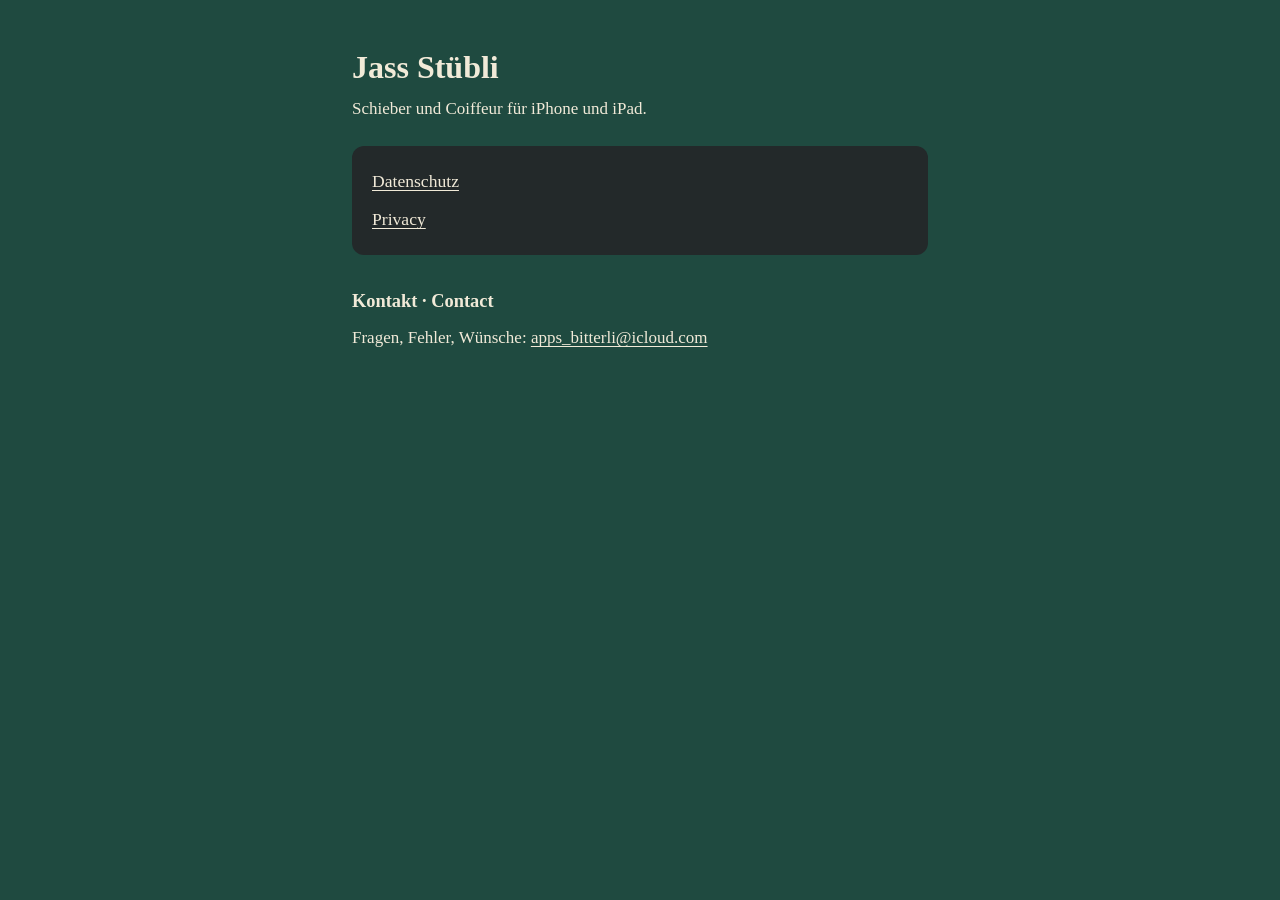
<file: index.html>
<!doctype html>
<html lang="de">
<head>
<meta charset="utf-8">
<meta name="viewport" content="width=device-width, initial-scale=1">
<title>Jass Stübli</title>
<link rel="stylesheet" href="style.css">
</head>
<body>
<main>
  <h1>Jass Stübli</h1>
  <p>Schieber und Coiffeur für iPhone und iPad.</p>
  <div class="card">
    <a href="datenschutz/">Datenschutz</a>
    <a href="privacy/">Privacy</a>
  </div>
  <h2>Kontakt · Contact</h2>
  <p>Fragen, Fehler, Wünsche: <a href="mailto:apps_bitterli@icloud.com">apps_bitterli@icloud.com</a></p>
</main>
</body>
</html>
</file>
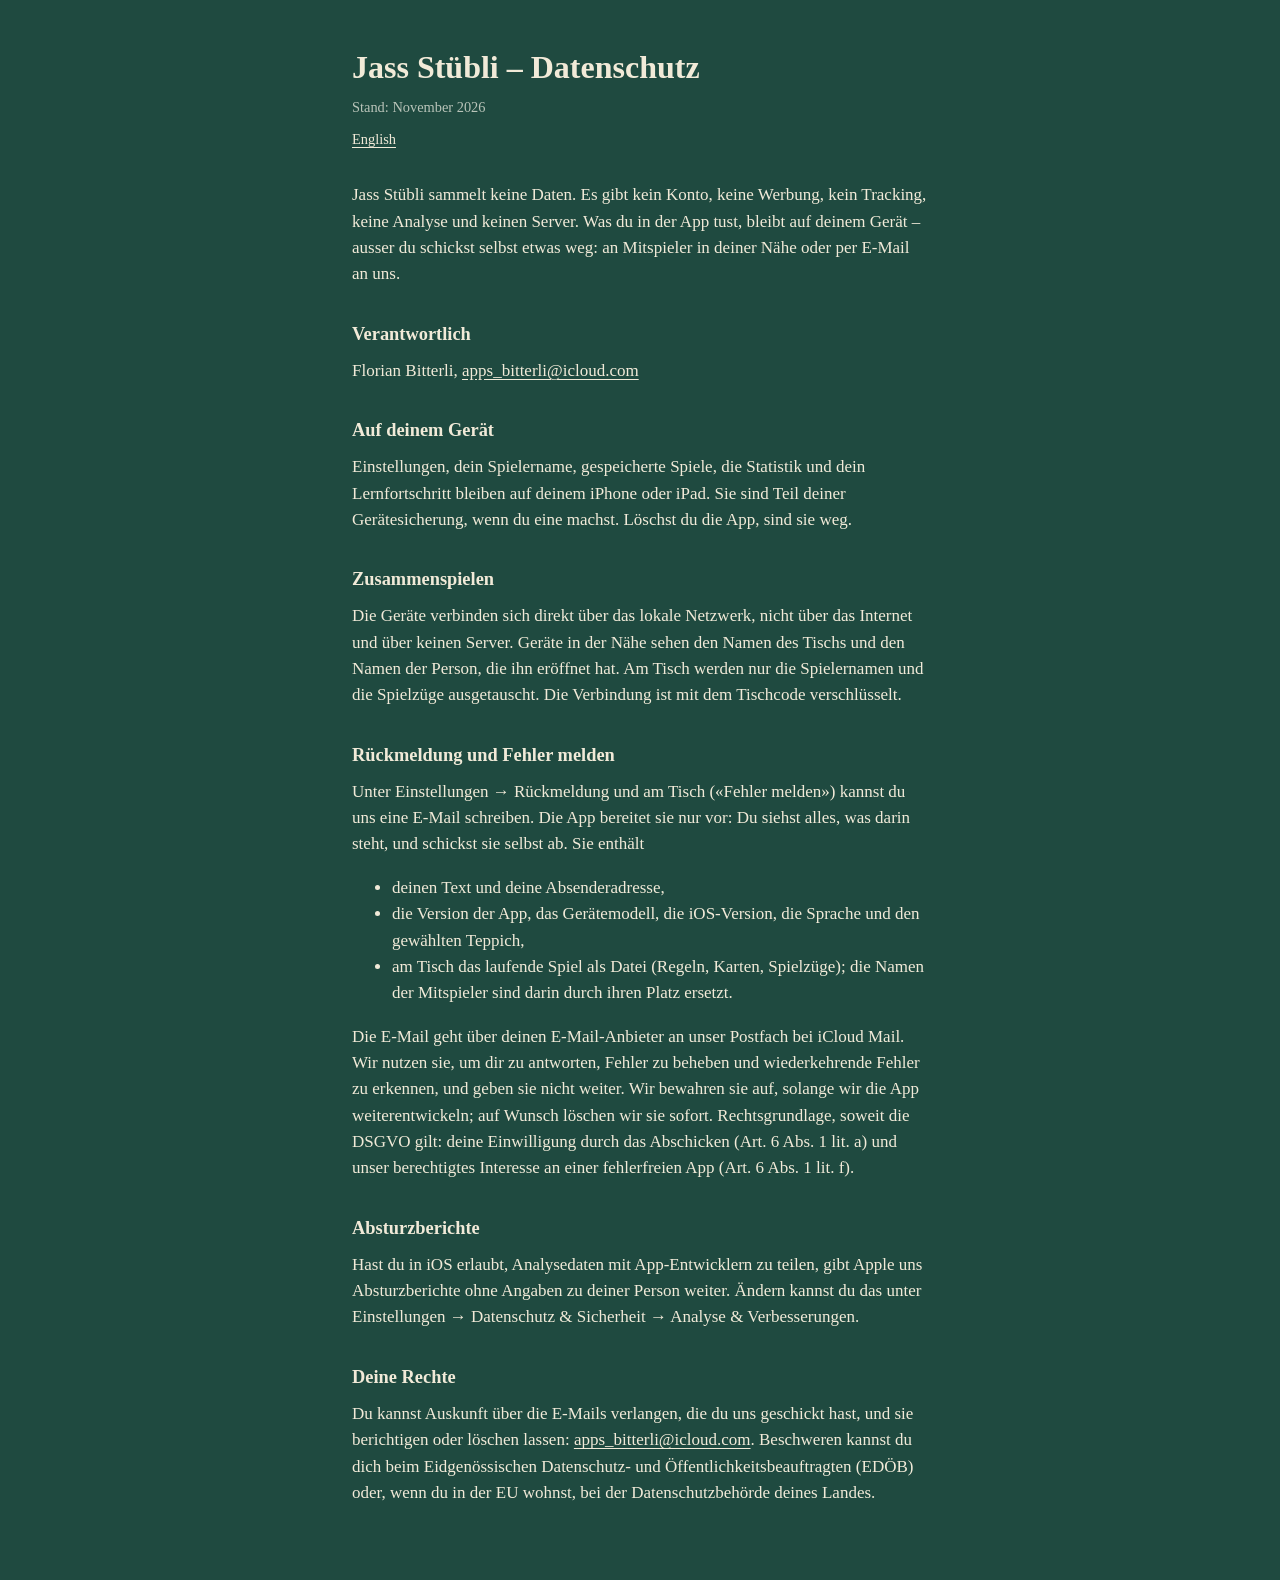
<file: datenschutz/index.html>
<!doctype html>
<html lang="de">
<head>
<meta charset="utf-8">
<meta name="viewport" content="width=device-width, initial-scale=1">
<title>Datenschutz · Jass Stübli</title>
<link rel="stylesheet" href="../style.css">
</head>
<body>
<main>
  <h1>Jass Stübli – Datenschutz</h1>
  <p class="date">Stand: November 2026</p>
  <p class="lang"><a href="../privacy/">English</a></p>
  <p>Jass Stübli sammelt keine Daten. Es gibt kein Konto, keine Werbung, kein Tracking, keine Analyse und keinen Server. Was du in der App tust, bleibt auf deinem Gerät – ausser du schickst selbst etwas weg: an Mitspieler in deiner Nähe oder per E-Mail an uns.</p>

  <h2>Verantwortlich</h2>
  <p>Florian Bitterli, <a href="mailto:apps_bitterli@icloud.com">apps_bitterli@icloud.com</a></p>

  <h2>Auf deinem Gerät</h2>
  <p>Einstellungen, dein Spielername, gespeicherte Spiele, die Statistik und dein Lernfortschritt bleiben auf deinem iPhone oder iPad. Sie sind Teil deiner Gerätesicherung, wenn du eine machst. Löschst du die App, sind sie weg.</p>

  <h2>Zusammenspielen</h2>
  <p>Die Geräte verbinden sich direkt über das lokale Netzwerk, nicht über das Internet und über keinen Server. Geräte in der Nähe sehen den Namen des Tischs und den Namen der Person, die ihn eröffnet hat. Am Tisch werden nur die Spielernamen und die Spielzüge ausgetauscht. Die Verbindung ist mit dem Tischcode verschlüsselt.</p>

  <h2>Rückmeldung und Fehler melden</h2>
  <p>Unter Einstellungen → Rückmeldung und am Tisch («Fehler melden») kannst du uns eine E-Mail schreiben. Die App bereitet sie nur vor: Du siehst alles, was darin steht, und schickst sie selbst ab. Sie enthält</p>
  <ul>
    <li>deinen Text und deine Absenderadresse,</li>
    <li>die Version der App, das Gerätemodell, die iOS-Version, die Sprache und den gewählten Teppich,</li>
    <li>am Tisch das laufende Spiel als Datei (Regeln, Karten, Spielzüge); die Namen der Mitspieler sind darin durch ihren Platz ersetzt.</li>
  </ul>
  <p>Die E-Mail geht über deinen E-Mail-Anbieter an unser Postfach bei iCloud Mail. Wir nutzen sie, um dir zu antworten, Fehler zu beheben und wiederkehrende Fehler zu erkennen, und geben sie nicht weiter. Wir bewahren sie auf, solange wir die App weiterentwickeln; auf Wunsch löschen wir sie sofort. Rechtsgrundlage, soweit die DSGVO gilt: deine Einwilligung durch das Abschicken (Art. 6 Abs. 1 lit. a) und unser berechtigtes Interesse an einer fehlerfreien App (Art. 6 Abs. 1 lit. f).</p>

  <h2>Absturzberichte</h2>
  <p>Hast du in iOS erlaubt, Analysedaten mit App-Entwicklern zu teilen, gibt Apple uns Absturzberichte ohne Angaben zu deiner Person weiter. Ändern kannst du das unter Einstellungen → Datenschutz &amp; Sicherheit → Analyse &amp; Verbesserungen.</p>

  <h2>Deine Rechte</h2>
  <p>Du kannst Auskunft über die E-Mails verlangen, die du uns geschickt hast, und sie berichtigen oder löschen lassen: <a href="mailto:apps_bitterli@icloud.com">apps_bitterli@icloud.com</a>. Beschweren kannst du dich beim Eidgenössischen Datenschutz- und Öffentlichkeitsbeauftragten (EDÖB) oder, wenn du in der EU wohnst, bei der Datenschutzbehörde deines Landes.</p>
</main>
</body>
</html>
</file>
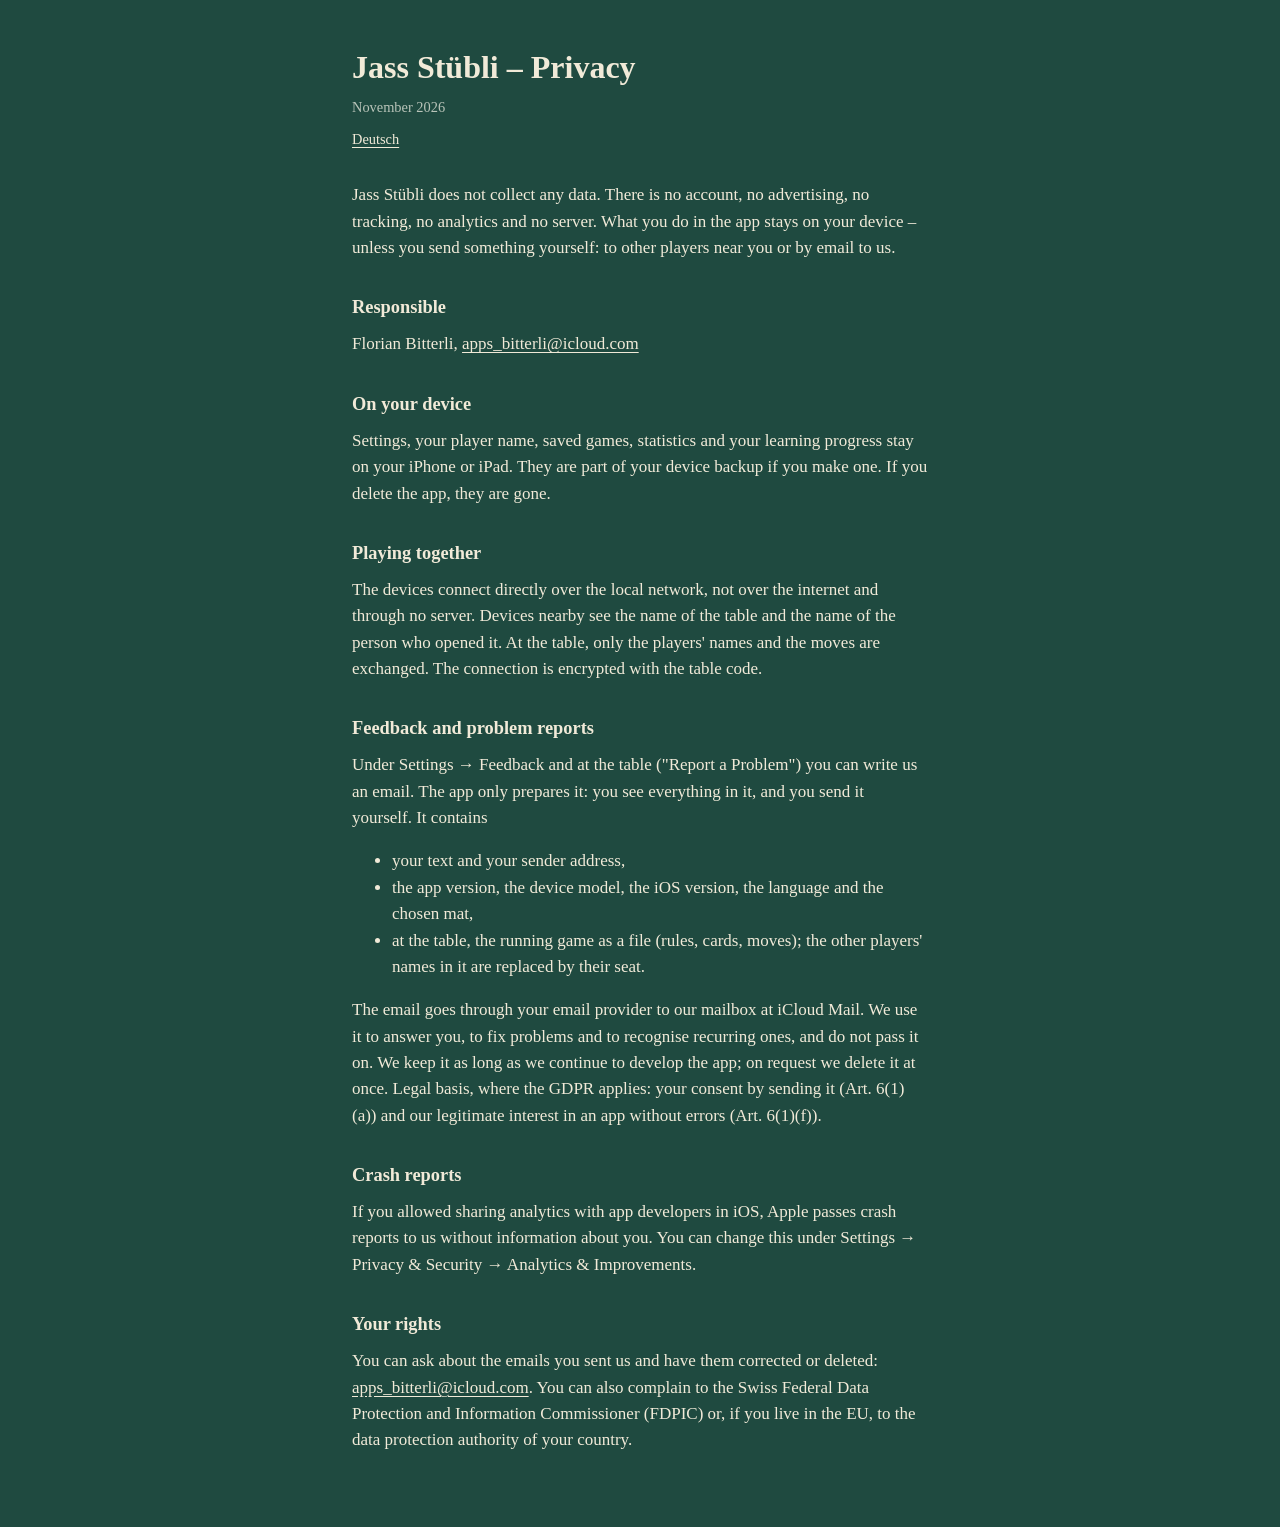
<file: privacy/index.html>
<!doctype html>
<html lang="en">
<head>
<meta charset="utf-8">
<meta name="viewport" content="width=device-width, initial-scale=1">
<title>Privacy · Jass Stübli</title>
<link rel="stylesheet" href="../style.css">
</head>
<body>
<main>
  <h1>Jass Stübli – Privacy</h1>
  <p class="date">November 2026</p>
  <p class="lang"><a href="../datenschutz/">Deutsch</a></p>
  <p>Jass Stübli does not collect any data. There is no account, no advertising, no tracking, no analytics and no server. What you do in the app stays on your device – unless you send something yourself: to other players near you or by email to us.</p>

  <h2>Responsible</h2>
  <p>Florian Bitterli, <a href="mailto:apps_bitterli@icloud.com">apps_bitterli@icloud.com</a></p>

  <h2>On your device</h2>
  <p>Settings, your player name, saved games, statistics and your learning progress stay on your iPhone or iPad. They are part of your device backup if you make one. If you delete the app, they are gone.</p>

  <h2>Playing together</h2>
  <p>The devices connect directly over the local network, not over the internet and through no server. Devices nearby see the name of the table and the name of the person who opened it. At the table, only the players' names and the moves are exchanged. The connection is encrypted with the table code.</p>

  <h2>Feedback and problem reports</h2>
  <p>Under Settings → Feedback and at the table ("Report a Problem") you can write us an email. The app only prepares it: you see everything in it, and you send it yourself. It contains</p>
  <ul>
    <li>your text and your sender address,</li>
    <li>the app version, the device model, the iOS version, the language and the chosen mat,</li>
    <li>at the table, the running game as a file (rules, cards, moves); the other players' names in it are replaced by their seat.</li>
  </ul>
  <p>The email goes through your email provider to our mailbox at iCloud Mail. We use it to answer you, to fix problems and to recognise recurring ones, and do not pass it on. We keep it as long as we continue to develop the app; on request we delete it at once. Legal basis, where the GDPR applies: your consent by sending it (Art. 6(1)(a)) and our legitimate interest in an app without errors (Art. 6(1)(f)).</p>

  <h2>Crash reports</h2>
  <p>If you allowed sharing analytics with app developers in iOS, Apple passes crash reports to us without information about you. You can change this under Settings → Privacy &amp; Security → Analytics &amp; Improvements.</p>

  <h2>Your rights</h2>
  <p>You can ask about the emails you sent us and have them corrected or deleted: <a href="mailto:apps_bitterli@icloud.com">apps_bitterli@icloud.com</a>. You can also complain to the Swiss Federal Data Protection and Information Commissioner (FDPIC) or, if you live in the EU, to the data protection authority of your country.</p>
</main>
</body>
</html>
</file>
<file: style.css>
:root { --mat: #1f4a40; --cream: #f1ead8; --faint: #b9c4b9; --slate: #23292a; }
* { box-sizing: border-box; }
html { -webkit-text-size-adjust: 100%; }
body {
  margin: 0; background: var(--mat); color: var(--cream);
  font: 17px/1.55 Rockwell, "Roboto Slab", Georgia, serif;
}
main { max-width: 38rem; margin: 0 auto; padding: 3rem 1rem 4rem; }
h1 { font-size: 2rem; line-height: 1.2; margin: 0 0 .25rem; }
h2 { font-size: 1.15rem; margin: 2rem 0 .25rem; }
.date, .lang { color: var(--faint); font-size: .9rem; }
.lang { margin: 0 0 2rem; }
p { margin: .6rem 0; }
a { color: var(--cream); text-underline-offset: 3px; }
.card { background: var(--slate); border-radius: 12px; padding: 1rem 1.25rem; margin: 1.5rem 0; }
.card a { display: block; padding: .35rem 0; font-size: 1.1rem; }
</file>
